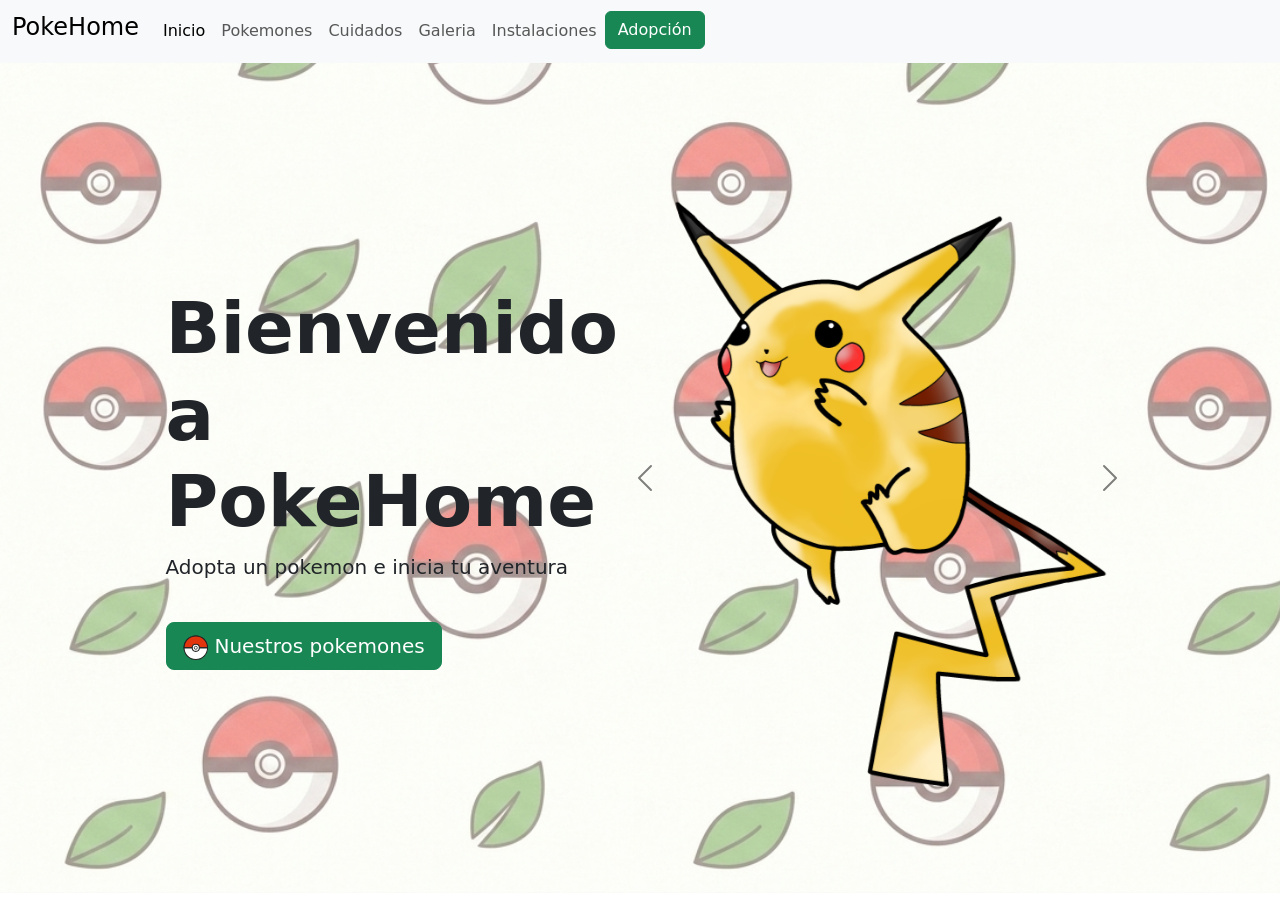
<file: index.html>
<!-- inicio y mision de refugio Jeff -->
<!DOCTYPE html>
<html lang="es">
<head>
   <meta charset="UTF-8">
   <meta name="viewport" content="width=device-width, initial-scale=1.0">
   <title>PokeHome</title>
   <link rel="stylesheet" href="css/style.css">
   <link rel="stylesheet" href="css/buttons.css">
   <link href="https://cdn.jsdelivr.net/npm/bootstrap@5.3.8/dist/css/bootstrap.min.css" rel="stylesheet" integrity="sha384-sRIl4kxILFvY47J16cr9ZwB07vP4J8+LH7qKQnuqkuIAvNWLzeN8tE5YBujZqJLB" crossorigin="anonymous">
   <script src="https://cdn.jsdelivr.net/npm/bootstrap@5.3.8/dist/js/bootstrap.bundle.min.js" integrity="sha384-FKyoEForCGlyvwx9Hj09JcYn3nv7wiPVlz7YYwJrWVcXK/BmnVDxM+D2scQbITxI" crossorigin="anonymous"></script>
</head>
<body>
  <nav class="navbar navbar-expand-lg bg-body-tertiary">
    <div class="container-fluid">
      <a class="navbar-brand" href="index.html"><h4>PokeHome</h4></a>
      <button class="navbar-toggler" type="button" data-bs-toggle="collapse" data-bs-target="#navbarNav" aria-controls="navbarNav" aria-expanded="false" aria-label="Toggle navigation">
        <span class="navbar-toggler-icon"></span>
      </button>
      <div class="collapse navbar-collapse" id="navbarNav">
        <ul class="navbar-nav">
          <li class="nav-item">
            <a class="nav-link active" aria-current="page" href="index.html">Inicio</a>
          </li>
          <li class="nav-item">
            <a class="nav-link" href="pokemon.html">Pokemones</a>
          </li>
          <li class="nav-item">
            <a class="nav-link" href="cuidados.html">Cuidados</a>
          </li>
          <li class="nav-item">
            <a class="nav-link" href="galeria.html">Galeria</a>
          </li>
          <li class="nav-item">
            <a class="nav-link" href="instalaciones.html">Instalaciones</a>
          </li>
          <li class="nav-item">
            <a class="btn btn-success text-white" href="adopcion.html">Adopción</a>
          </li>
        </ul>
      </div>
    </div>
  </nav>

  <div class="w-100 rounded-5 altura-hero d-flex justify-content-center align-items-center">
    <div class="container">
    <div class="row align-items-center justify-content-center">
      <div class="ps-md-5 col-md-5 text-center text-md-start mt-5 mt-md-0">
        <h1 class="display-2 fw-bold">Bienvenido a PokeHome</h1>
        <p class="lead fw-normal">Adopta un pokemon e inicia tu aventura</p>
        <a class="btn btn-success btn-pokeball btn-lg mt-4" href="pokemon.html">
          <svg class="pokeball-icon" viewBox="0 0 100 100" xmlns="http://www.w3.org/2000/svg">
            <circle cx="50" cy="50" r="46" fill="#fff" stroke="#222" stroke-width="4"/>
            <path d="M4 50a46 46 0 0 1 92 0z" fill="#e3350d" stroke="#222" stroke-width="4"/>
            <line x1="4" y1="50" x2="96" y2="50" stroke="#222" stroke-width="4"/>
            <circle cx="50" cy="50" r="14" fill="#fff" stroke="#222" stroke-width="4"/>
            <circle cx="50" cy="50" r="6" fill="#fff" stroke="#222" stroke-width="3"/>
          </svg> Nuestros pokemones
        </a>
      </div>
      <div class="col-md-6">
        <!-- <img class="rounded img-fluid" src="img/chonky_pikachu.png" alt="pikachu and evee doing high five"> -->
        <div id="carouselExampleControls" class="carousel slide carousel-dark" data-bs-ride="carousel">
          <div class="carousel-inner">
            <div class="carousel-item active">
              <img class="d-block w-100" src="img/chonky_pikachu.png" alt="First slide">
            </div>
            <div class="carousel-item">
              <img class="d-block w-100" src="img/Charmander.png" alt="Second slide">
            </div>
            <div class="carousel-item">
              <img class="d-block w-100" src="img/Eevee.png" alt="Third slide">
            </div>
          </div>
          <a class="carousel-control-prev" href="#carouselExampleControls" role="button" data-bs-slide="prev">
            <span class="carousel-control-prev-icon" aria-hidden="true"></span>
            <span class="sr-only"></span>
          </a>
          <a class="carousel-control-next" href="#carouselExampleControls" role="button" data-bs-slide="next">
            <span class="carousel-control-next-icon" aria-hidden="true"></span>
            <span class="sr-only"></span>
          </a>
        </div>
      </div>
    </div>
    </div>
  </div>
 </body>
 </html>
</file>
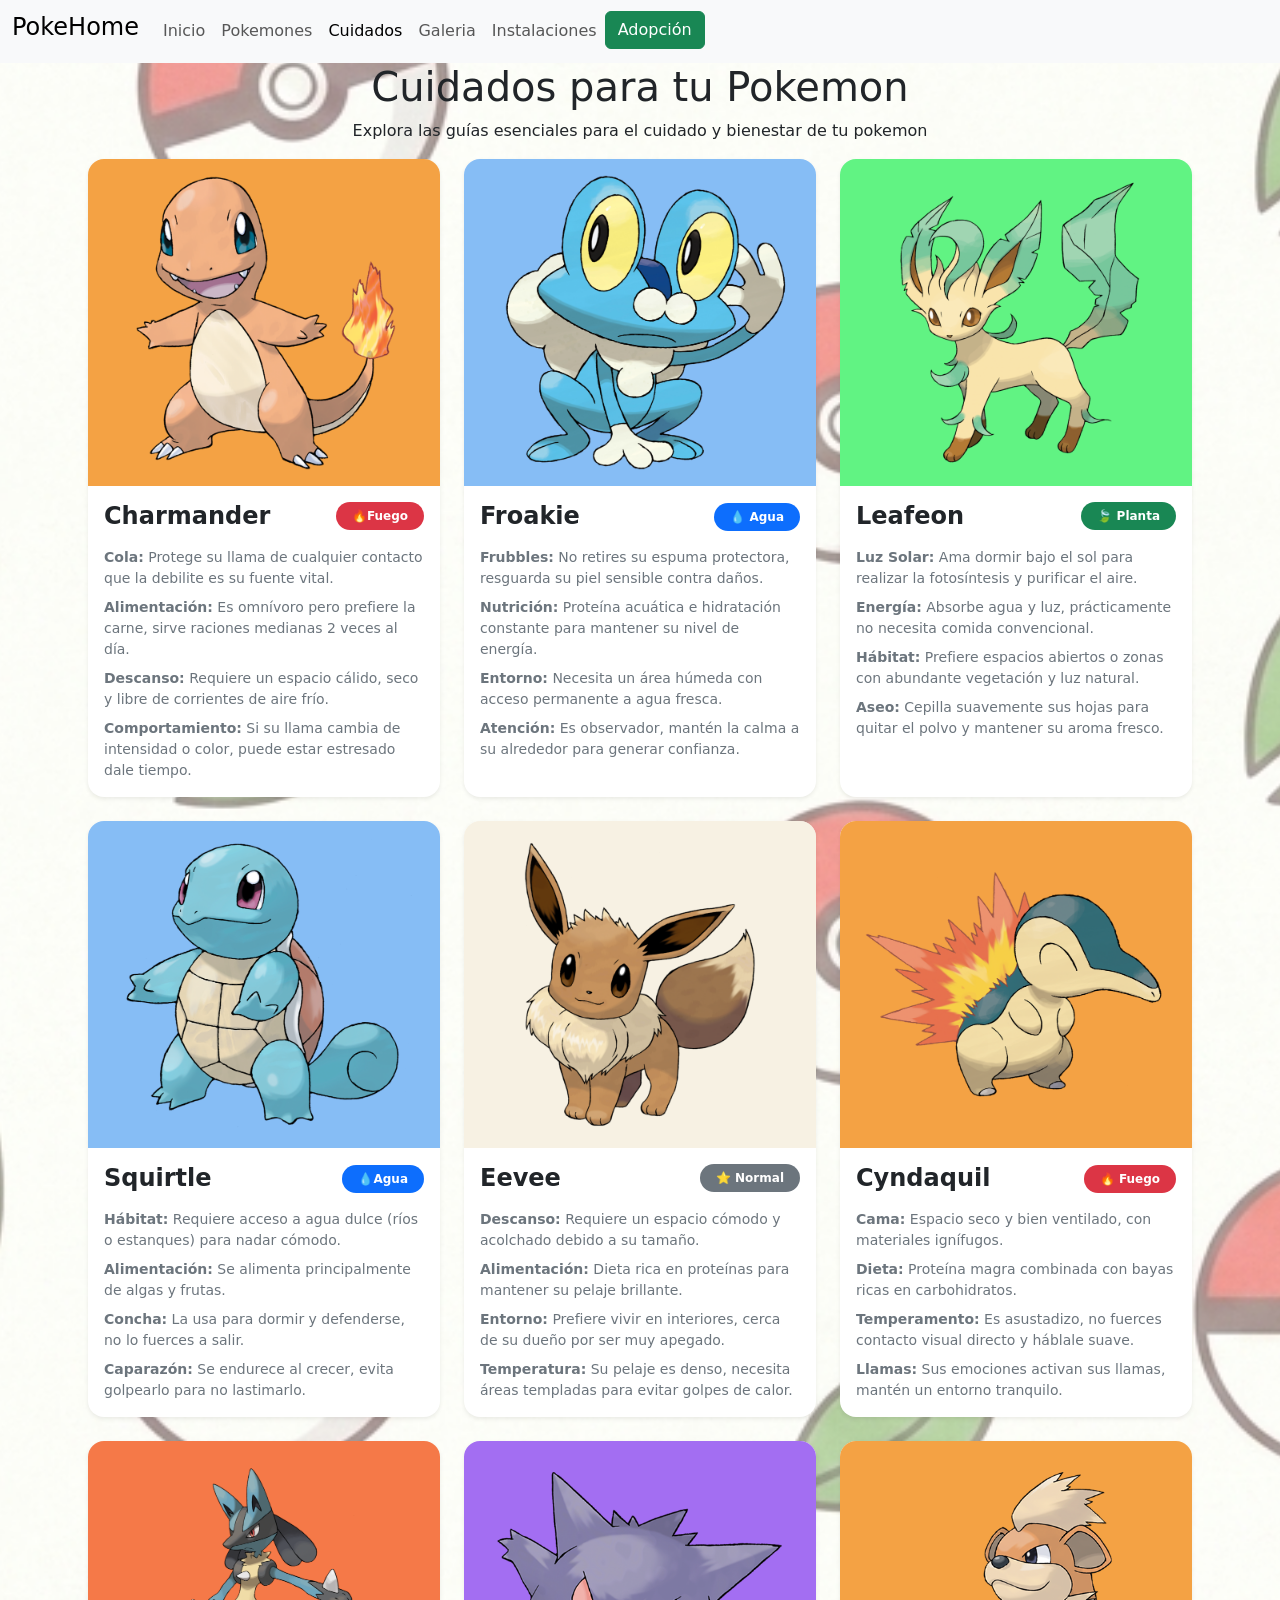
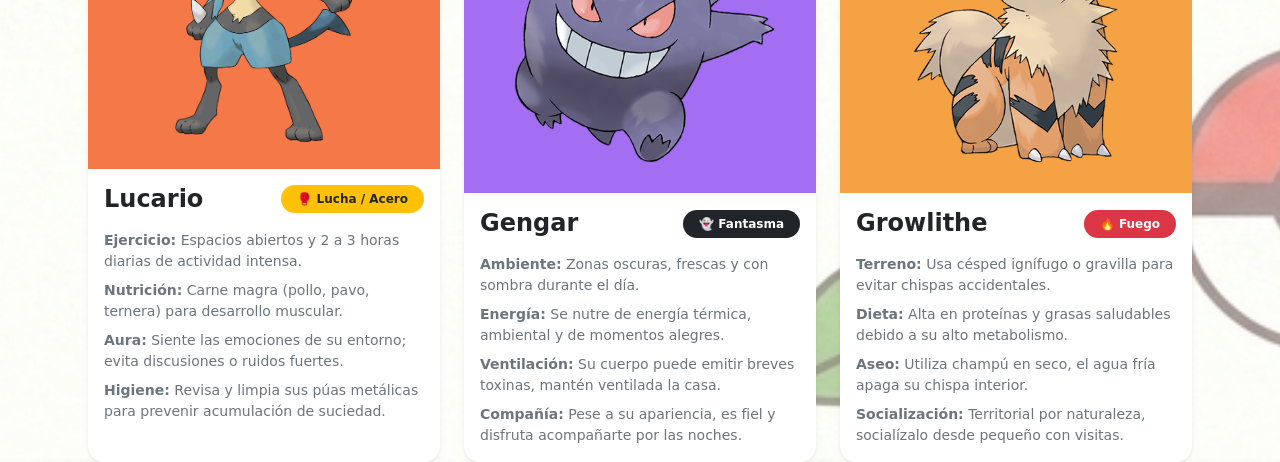
<file: cuidados.html>
<!-- guia de cuidado y alimentacion Esteban-->
 <!DOCTYPE html>
 <html lang="es">
 <head>
    <meta charset="UTF-8">
    <meta name="viewport" content="width=device-width, initial-scale=1.0">
    <title>Guia de cuidados</title>
    <link rel="stylesheet" href="css/style.css">
    <link href="https://cdn.jsdelivr.net/npm/bootstrap@5.3.8/dist/css/bootstrap.min.css" rel="stylesheet" integrity="sha384-sRIl4kxILFvY47J16cr9ZwB07vP4J8+LH7qKQnuqkuIAvNWLzeN8tE5YBujZqJLB" crossorigin="anonymous">
    <script src="https://cdn.jsdelivr.net/npm/bootstrap@5.3.8/dist/js/bootstrap.bundle.min.js" integrity="sha384-FKyoEForCGlyvwx9Hj09JcYn3nv7wiPVlz7YYwJrWVcXK/BmnVDxM+D2scQbITxI" crossorigin="anonymous"></script>
 </head>
<body>

<nav class="navbar navbar-expand-lg bg-body-tertiary">
  <div class="container-fluid">
    <a class="navbar-brand" href="index.html"><h4>PokeHome</h4></a>
    <button class="navbar-toggler" type="button" data-bs-toggle="collapse" data-bs-target="#navbarNav" aria-controls="navbarNav" aria-expanded="false" aria-label="Toggle navigation">
      <span class="navbar-toggler-icon"></span>
    </button>
    <div class="collapse navbar-collapse" id="navbarNav">
      <ul class="navbar-nav">
        <li class="nav-item">
          <a class="nav-link" aria-current="page" href="index.html">Inicio</a>
        </li>
        <li class="nav-item">
          <a class="nav-link" href="pokemon.html">Pokemones</a>
        </li>
        <li class="nav-item">
          <a class="nav-link active" href="cuidados.html">Cuidados</a>
        </li>
        <li class="nav-item">
          <a class="nav-link" href="galeria.html">Galeria</a>
        </li>
        <li class="nav-item">
          <a class="nav-link" href="instalaciones.html">Instalaciones</a>
        </li>
        <li class="nav-item">
          <a class="btn btn-success text-white" href="adopcion.html">Adopción</a>
        </li>
      </ul>
    </div>
  </div>
</nav>


<h1 style="text-align: center;">Cuidados para tu Pokemon</h1>
<p style="text-align: center;">Explora las guías esenciales para el cuidado y bienestar de tu pokemon</p>



<div class="d-flex gap-4 justify-content-center flex-wrap align-items-stretch">

  <div class="card card-poke border-0 shadow-sm rounded-4 overflow-hidden" style="width: 22rem;">
    <div class="bg-type-fuego p-3 text-center">
      <img src="img/Charmander.png" class="img-fluid card-poke-img" alt="Charmander">
    </div>
    <div class="card-body">
      <div class="d-flex justify-content-between align-items-center mb-3">
        <h4 class="card-title fw-bold mb-0">Charmander</h4>
        <span class="badge bg-danger rounded-pill px-3 py-2"> 🔥Fuego</span>
      </div>
      <ul class="list-unstyled mb-0 small text-secondary">
        <li class="mb-2"><strong> Cola:</strong> Protege su llama de cualquier contacto que la debilite es su fuente vital.</li>
        <li class="mb-2"><strong> Alimentación:</strong> Es omnívoro pero prefiere la carne, sirve raciones medianas 2 veces al día.</li>
        <li class="mb-2"><strong> Descanso:</strong> Requiere un espacio cálido, seco y libre de corrientes de aire frío.</li>
        <li><strong> Comportamiento:</strong> Si su llama cambia de intensidad o color, puede estar estresado dale tiempo.</li>
      </ul>
    </div>
  </div>

  <div class="card card-poke border-0 shadow-sm rounded-4 overflow-hidden" style="width: 22rem;">
    <div class="bg-type-agua p-3 text-center">
      <img src="img/Froakie.png" class="img-fluid card-poke-img" alt="Froakie">
    </div>
    <div class="card-body">
      <div class="d-flex justify-content-between align-items-center mb-3">
        <h4 class="card-title fw-bold mb-0">Froakie</h4>
        <span class="badge bg-primary rounded-pill px-3 py-2">💧 Agua</span>
      </div>
      <ul class="list-unstyled mb-0 small text-secondary">
        <li class="mb-2"><strong> Frubbles:</strong> No retires su espuma protectora, resguarda su piel sensible contra daños.</li>
        <li class="mb-2"><strong> Nutrición:</strong> Proteína acuática e hidratación constante para mantener su nivel de energía.</li>
        <li class="mb-2"><strong> Entorno:</strong> Necesita un área húmeda con acceso permanente a agua fresca.</li>
        <li><strong> Atención:</strong> Es observador, mantén la calma a su alrededor para generar confianza.</li>
      </ul>
    </div>
  </div>

  <div class="card card-poke border-0 shadow-sm rounded-4 overflow-hidden" style="width: 22rem;">
    <div class="bg-type-planta p-3 text-center">
      <img src="img/Leafeon.png" class="img-fluid card-poke-img" alt="Leafeon">
    </div>
    <div class="card-body">
      <div class="d-flex justify-content-between align-items-center mb-3">
        <h4 class="card-title fw-bold mb-0">Leafeon</h4>
        <span class="badge bg-success rounded-pill px-3 py-2"> 🍃 Planta</span>
      </div>
      <ul class="list-unstyled mb-0 small text-secondary">
        <li class="mb-2"><strong> Luz Solar:</strong> Ama dormir bajo el sol para realizar la fotosíntesis y purificar el aire.</li>
        <li class="mb-2"><strong> Energía:</strong> Absorbe agua y luz, prácticamente no necesita comida convencional.</li>
        <li class="mb-2"><strong> Hábitat:</strong> Prefiere espacios abiertos o zonas con abundante vegetación y luz natural.</li>
        <li><strong> Aseo:</strong> Cepilla suavemente sus hojas para quitar el polvo y mantener su aroma fresco.</li>
      </ul>
    </div>
  </div>

  <div class="card card-poke border-0 shadow-sm rounded-4 overflow-hidden" style="width: 22rem;">
    <div class="bg-type-agua p-3 text-center">
      <img src="img/Squirtle.png" class="img-fluid card-poke-img" alt="Squirtle">
    </div>
    <div class="card-body">
      <div class="d-flex justify-content-between align-items-center mb-3">
        <h4 class="card-title fw-bold mb-0">Squirtle</h4>
        <span class="badge bg-primary rounded-pill px-3 py-2">💧Agua</span>
      </div>
      <ul class="list-unstyled mb-0 small text-secondary">
        <li class="mb-2"><strong> Hábitat:</strong> Requiere acceso a agua dulce (ríos o estanques) para nadar cómodo.</li>
        <li class="mb-2"><strong> Alimentación:</strong> Se alimenta principalmente de algas y frutas.</li>
        <li class="mb-2"><strong> Concha:</strong> La usa para dormir y defenderse, no lo fuerces a salir.</li>
        <li><strong> Caparazón:</strong> Se endurece al crecer, evita golpearlo para no lastimarlo.</li>
      </ul>
    </div>
  </div>

  <div class="card card-poke border-0 shadow-sm rounded-4 overflow-hidden" style="width: 22rem;">
    <div class="bg-type-normal p-3 text-center">
      <img src="img/Eevee.png" class="img-fluid card-poke-img" alt="Eevee">
    </div>
    <div class="card-body">
      <div class="d-flex justify-content-between align-items-center mb-3">
        <h4 class="card-title fw-bold mb-0">Eevee</h4>
        <span class="badge bg-secondary rounded-pill px-3 py-2">⭐ Normal</span>
      </div>
      <ul class="list-unstyled mb-0 small text-secondary">
        <li class="mb-2"><strong> Descanso:</strong> Requiere un espacio cómodo y acolchado debido a su tamaño.</li>
        <li class="mb-2"><strong> Alimentación:</strong> Dieta rica en proteínas para mantener su pelaje brillante.</li>
        <li class="mb-2"><strong> Entorno:</strong> Prefiere vivir en interiores, cerca de su dueño por ser muy apegado.</li>
        <li><strong> Temperatura:</strong> Su pelaje es denso, necesita áreas templadas para evitar golpes de calor.</li>
      </ul>
    </div>
  </div>

  <div class="card card-poke border-0 shadow-sm rounded-4 overflow-hidden" style="width: 22rem;">
    <div class="bg-type-fuego p-3 text-center">
      <img src="img/Cyndaquil.png" class="img-fluid card-poke-img" alt="Cyndaquil">
    </div>
    <div class="card-body">
      <div class="d-flex justify-content-between align-items-center mb-3">
        <h4 class="card-title fw-bold mb-0">Cyndaquil</h4>
        <span class="badge bg-danger rounded-pill px-3 py-2">🔥 Fuego</span>
      </div>
      <ul class="list-unstyled mb-0 small text-secondary">
        <li class="mb-2"><strong> Cama:</strong> Espacio seco y bien ventilado, con materiales ignífugos.</li>
        <li class="mb-2"><strong> Dieta:</strong> Proteína magra combinada con bayas ricas en carbohidratos.</li>
        <li class="mb-2"><strong> Temperamento:</strong> Es asustadizo, no fuerces contacto visual directo y háblale suave.</li>
        <li><strong> Llamas:</strong> Sus emociones activan sus llamas, mantén un entorno tranquilo.</li>
      </ul>
    </div>
  </div>

  <div class="card card-poke border-0 shadow-sm rounded-4 overflow-hidden" style="width: 22rem;">
    <div class="bg-type-lucha p-3 text-center">
      <img src="img/Lucario.png" class="img-fluid card-poke-img" alt="Lucario">
    </div>
    <div class="card-body">
      <div class="d-flex justify-content-between align-items-center mb-3">
        <h4 class="card-title fw-bold mb-0">Lucario</h4>
        <span class="badge bg-warning text-dark rounded-pill px-3 py-2">🥊 Lucha / Acero</span>
      </div>
      <ul class="list-unstyled mb-0 small text-secondary">
        <li class="mb-2"><strong> Ejercicio:</strong> Espacios abiertos y 2 a 3 horas diarias de actividad intensa.</li>
        <li class="mb-2"><strong> Nutrición:</strong> Carne magra (pollo, pavo, ternera) para desarrollo muscular.</li>
        <li class="mb-2"><strong> Aura:</strong> Siente las emociones de su entorno; evita discusiones o ruidos fuertes.</li>
        <li><strong> Higiene:</strong> Revisa y limpia sus púas metálicas para prevenir acumulación de suciedad.</li>
      </ul>
    </div>
  </div>

  <div class="card card-poke border-0 shadow-sm rounded-4 overflow-hidden" style="width: 22rem;">
    <div class="bg-type-fantasma p-3 text-center">
      <img src="img/Gengar.png" class="img-fluid card-poke-img" alt="Gengar">
    </div>
    <div class="card-body">
      <div class="d-flex justify-content-between align-items-center mb-3">
        <h4 class="card-title fw-bold mb-0">Gengar</h4>
        <span class="badge bg-dark rounded-pill px-3 py-2">👻 Fantasma</span>
      </div>
      <ul class="list-unstyled mb-0 small text-secondary">
        <li class="mb-2"><strong> Ambiente:</strong> Zonas oscuras, frescas y con sombra durante el día.</li>
        <li class="mb-2"><strong> Energía:</strong> Se nutre de energía térmica, ambiental y de momentos alegres.</li>
        <li class="mb-2"><strong> Ventilación:</strong> Su cuerpo puede emitir breves toxinas, mantén ventilada la casa.</li>
        <li><strong> Compañía:</strong> Pese a su apariencia, es fiel y disfruta acompañarte por las noches.</li>
      </ul>
    </div>
  </div>

  <div class="card card-poke border-0 shadow-sm rounded-4 overflow-hidden" style="width: 22rem;">
    <div class="bg-type-fuego p-3 text-center">
      <img src="img/Growlithe.png" class="img-fluid card-poke-img" alt="Growlithe">
    </div>
    <div class="card-body">
      <div class="d-flex justify-content-between align-items-center mb-3">
        <h4 class="card-title fw-bold mb-0">Growlithe</h4>
        <span class="badge bg-danger rounded-pill px-3 py-2">🔥 Fuego</span>
      </div>
      <ul class="list-unstyled mb-0 small text-secondary">
        <li class="mb-2"><strong> Terreno:</strong> Usa césped ignífugo o gravilla para evitar chispas accidentales.</li>
        <li class="mb-2"><strong> Dieta:</strong> Alta en proteínas y grasas saludables debido a su alto metabolismo.</li>
        <li class="mb-2"><strong> Aseo:</strong> Utiliza champú en seco, el agua fría apaga su chispa interior.</li>
        <li><strong> Socialización:</strong> Territorial por naturaleza, socialízalo desde pequeño con visitas.</li>
      </ul>
    </div>
  </div>

</div>




 </body>
 </html>
</file>
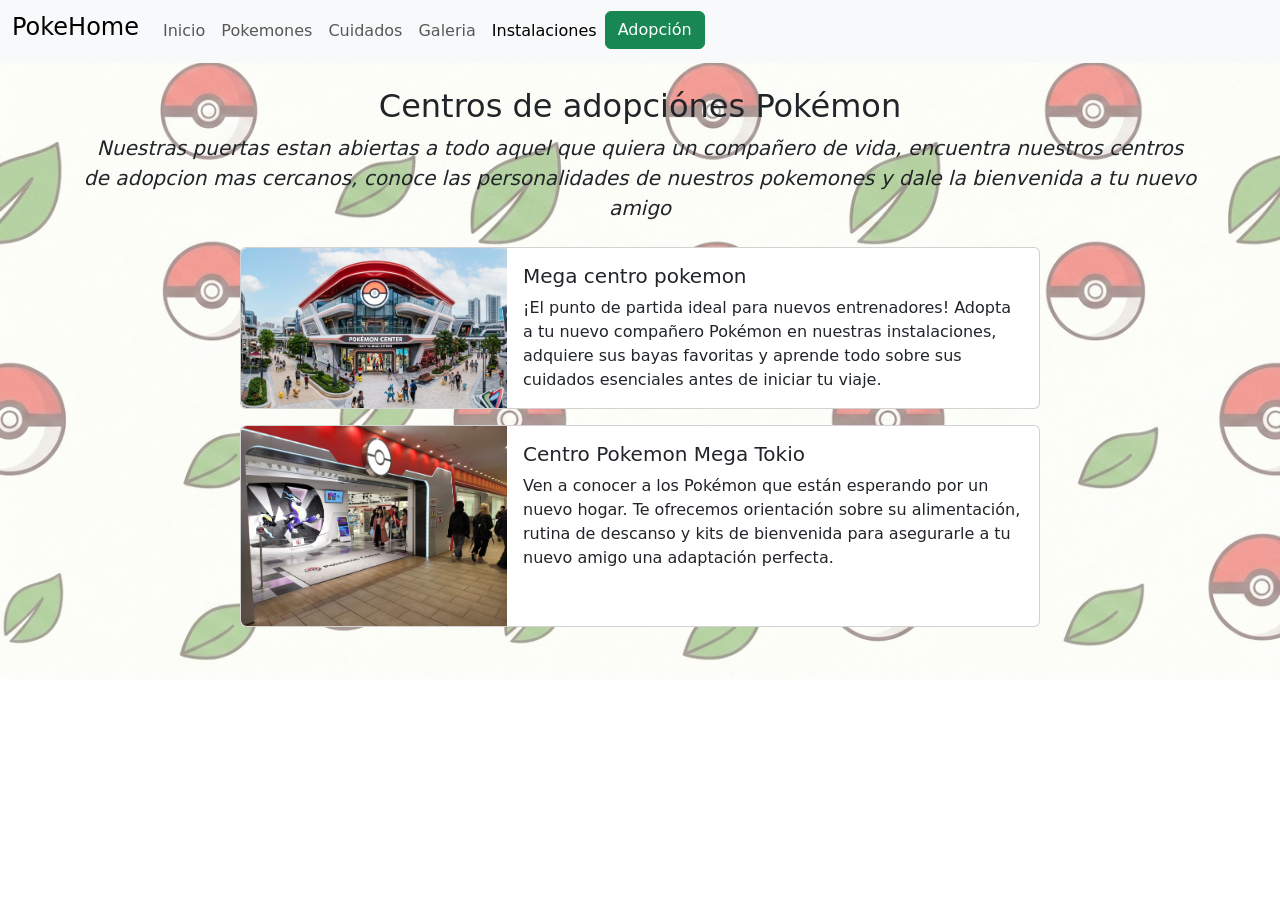
<file: instalaciones.html>
<!-- habitat de refugio y cuidados en el hogar Daniel -->
 <!DOCTYPE html>
 <html lang="es">
 <head>
    <meta charset="UTF-8">
    <meta name="viewport" content="width=device-width, initial-scale=1.0">
    <title>Instalaciones</title>
    <link rel="stylesheet" href="css/style.css">
    <link href="https://cdn.jsdelivr.net/npm/bootstrap@5.3.8/dist/css/bootstrap.min.css" rel="stylesheet" integrity="sha384-sRIl4kxILFvY47J16cr9ZwB07vP4J8+LH7qKQnuqkuIAvNWLzeN8tE5YBujZqJLB" crossorigin="anonymous">
    <script src="https://cdn.jsdelivr.net/npm/bootstrap@5.3.8/dist/js/bootstrap.bundle.min.js" integrity="sha384-FKyoEForCGlyvwx9Hj09JcYn3nv7wiPVlz7YYwJrWVcXK/BmnVDxM+D2scQbITxI" crossorigin="anonymous"></script>
 </head>
 <body style="background-image: url(img/Background.jpg);">

<nav class="navbar navbar-expand-lg bg-body-tertiary">
  <div class="container-fluid">
    <a class="navbar-brand" href="index.html"><h4>PokeHome</h4></a>
    <button class="navbar-toggler" type="button" data-bs-toggle="collapse" data-bs-target="#navbarNav" aria-controls="navbarNav" aria-expanded="false" aria-label="Toggle navigation">
      <span class="navbar-toggler-icon"></span>
    </button>
    <div class="collapse navbar-collapse" id="navbarNav">
      <ul class="navbar-nav">
        <li class="nav-item">
          <a class="nav-link" aria-current="page" href="index.html">Inicio</a>
        </li>
        <li class="nav-item">
          <a class="nav-link" href="pokemon.html">Pokemones</a>
        </li>
        <li class="nav-item">
          <a class="nav-link" href="cuidados.html">Cuidados</a>
        </li>
        <li class="nav-item">
          <a class="nav-link" href="galeria.html">Galeria</a>
        </li>
        <li class="nav-item">
          <a class="nav-link active" href="instalaciones.html">Instalaciones</a>
        </li>
        <li class="nav-item">
          <a class="btn btn-success text-white" href="adopcion.html">Adopción</a>
        </li>
      </ul>
    </div>
  </div>
</nav>

<div class="container text-center my-4">
  <h2 style="text-align: center;"> Centros de adopciónes Pokémon</h2>
    <p class="lead" style="font-style: italic; text-align: center;"> Nuestras puertas estan abiertas a todo aquel que quiera un compañero de vida, encuentra nuestros centros de adopcion mas cercanos, conoce las personalidades de nuestros pokemones y dale la bienvenida a tu nuevo amigo</p>
</div>

<div class="d-flex gap-5 justify-content-center flex-wrap align-items-stretch">
  <div class="card card-hover mb-3" style="max-width: 800px;">
    <div class="row g-0 h-100">
      <div class="col-md-4">
        <img src="img/PokemonCenter.jpg" class="img-fluid rounded-start h-100 w-100" style="object-fit: cover;" alt="Mega Centro Pokémon">
      </div>
      <div class="col-md-8">
        <div class="card-body">
          <a href="https://maps.app.goo.gl/VanEFqjrtayyXaDo9" target="_blank" class="stretched-link text-decoration-none text-dark"></a>
          <h5 class="card-title">Mega centro pokemon</h5>
          <p class="card-text">
            ¡El punto de partida ideal para nuevos entrenadores! Adopta a tu nuevo compañero Pokémon en nuestras instalaciones, adquiere sus bayas favoritas y aprende todo sobre sus cuidados esenciales antes de iniciar tu viaje.
          </p>
        </div>
      </div>
    </div>
  </div>
</div>

<div class="d-flex gap-5 justify-content-center flex-wrap align-items-stretch">
 <div class="card card-hover mb-3" style="max-width: 800px;">
      <div class="row g-0 h-100">
      <div class="col-md-4">
        <img src="img/CentroPokemon_Mega_Tokio.jpg" class="img-fluid rounded-start h-100 w-100" style="object-fit: cover;" alt="Centro Pokemon Mega Tokio">
      </div>
      <div class="col-md-8">
        <div class="card-body" >
          <a href="https://maps.app.goo.gl/QH1aAmKxjXGg2FKQA" target="_blank" class="stretched-link text-decoration-none text-dark"></a>
          <h5 class="card-title">Centro Pokemon Mega Tokio</h5>
          <p class="card-text">
            Ven a conocer a los Pokémon que están esperando por un nuevo hogar. Te ofrecemos orientación sobre su alimentación, rutina de descanso y kits de bienvenida para asegurarle a tu nuevo amigo una adaptación perfecta.
          </p>
        </div>
      </div>
    </div>
  </div>
</div>


    
 </body>
 </html>
</file>
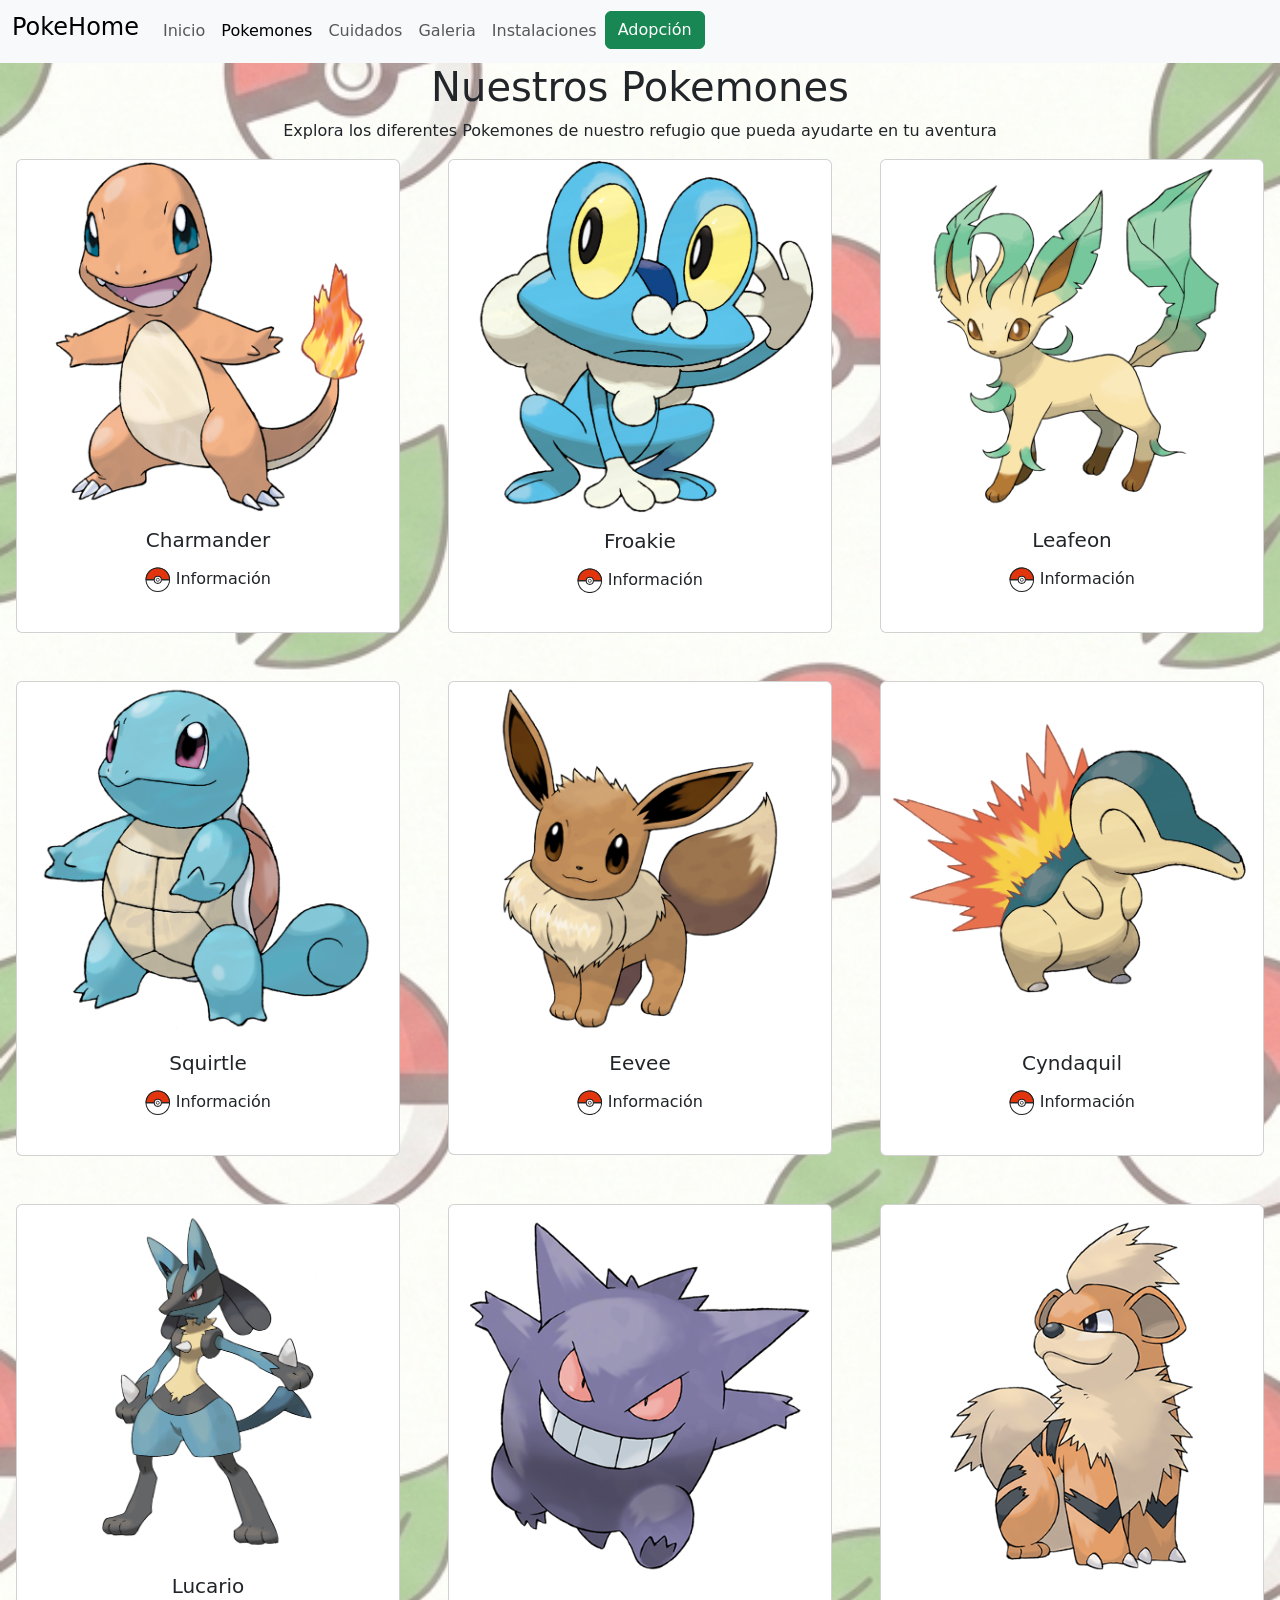
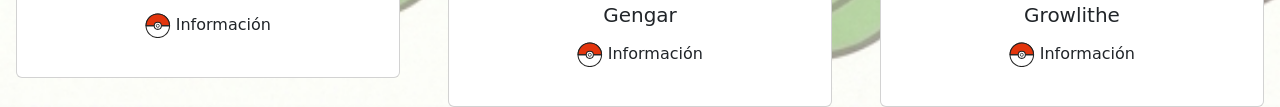
<file: pokemon.html>
<!-- catalogo de pokemones para adoptar Esteban -->
<!DOCTYPE html>
<html lang="es">
<head>
   <meta charset="UTF-8">
   <meta name="viewport" content="width=device-width, initial-scale=1.0">
   <title>Pokemones</title>
   <link rel="stylesheet" href="css/style.css">
   <link rel="stylesheet" href="css/buttons.css">
   <link href="https://cdn.jsdelivr.net/npm/bootstrap@5.3.8/dist/css/bootstrap.min.css" rel="stylesheet" integrity="sha384-sRIl4kxILFvY47J16cr9ZwB07vP4J8+LH7qKQnuqkuIAvNWLzeN8tE5YBujZqJLB" crossorigin="anonymous">
   <script src="https://cdn.jsdelivr.net/npm/bootstrap@5.3.8/dist/js/bootstrap.bundle.min.js" integrity="sha384-FKyoEForCGlyvwx9Hj09JcYn3nv7wiPVlz7YYwJrWVcXK/BmnVDxM+D2scQbITxI" crossorigin="anonymous"></script>
   <script src="js/sonidos.js" defer></script>
</head>
<body>

<nav class="navbar navbar-expand-lg bg-body-tertiary">
  <div class="container-fluid">
    <a class="navbar-brand" href="index.html"><h4>PokeHome</h4></a>
    <button class="navbar-toggler" type="button" data-bs-toggle="collapse" data-bs-target="#navbarNav" aria-controls="navbarNav" aria-expanded="false" aria-label="Toggle navigation">
      <span class="navbar-toggler-icon"></span>
    </button>
    <div class="collapse navbar-collapse" id="navbarNav">
      <ul class="navbar-nav">
        <li class="nav-item">
          <a class="nav-link" aria-current="page" href="index.html">Inicio</a>
        </li>
        <li class="nav-item">
          <a class="nav-link active" href="pokemon.html">Pokemones</a>
        </li>
        <li class="nav-item">
          <a class="nav-link" href="cuidados.html">Cuidados</a>
        </li>
        <li class="nav-item">
          <a class="nav-link" href="galeria.html">Galeria</a>
        </li>
        <li class="nav-item">
          <a class="nav-link" href="instalaciones.html">Instalaciones</a>
        </li>
        <li class="nav-item">
          <a class="btn btn-success text-white" href="adopcion.html">Adopción</a>
        </li>
      </ul>
    </div>
  </div>
</nav>

<h1 style="text-align: center;">Nuestros Pokemones</h1>
<p style="text-align: center;">Explora los diferentes Pokemones de nuestro refugio que pueda ayudarte en tu aventura</p>

<div class="d-flex gap-5 justify-content-center flex-wrap align-items-start">

<audio id="reproductorPokedex"></audio>

  <!-- Charmander -->
  <div class="card" style="width: 24rem;">
    <img src="img/Charmander.png" class="card-img-top" alt="Charmander">
    <div class="card-body">
      <h5 class="card-title text-center">Charmander</h5>
      <p class="card-text text-center">
        <!-- boton de pokebola integrado -->
        <button class="btn btn-pokeball" data-bs-toggle="collapse" data-bs-target="#infoCharmander">
          <svg class="pokeball-icon" viewBox="0 0 100 100" xmlns="http://www.w3.org/2000/svg">
            <circle cx="50" cy="50" r="46" fill="#fff" stroke="#222" stroke-width="4"/>
            <path d="M4 50a46 46 0 0 1 92 0z" fill="#e3350d" stroke="#222" stroke-width="4"/>
            <line x1="4" y1="50" x2="96" y2="50" stroke="#222" stroke-width="4"/>
            <circle cx="50" cy="50" r="14" fill="#fff" stroke="#222" stroke-width="4"/>
            <circle cx="50" cy="50" r="6" fill="#fff" stroke="#222" stroke-width="3"/>
          </svg>
          Información
        </button>
      </p>
      <div class="collapse pokedex-collapse" id="infoCharmander" data-audio="audio/Charmander_Crie.mp3">
        <ul class="list-group list-group-flush">
          <li class="list-group-item">Charmander es un pokemon de fuego de estatura baja que ronda los 60 centimetros y tiene un peso maximo de 8.5 kg</li>
          <li class="list-group-item">Es un pokemon muy amable e intenso con un aspecto similar a la de un lagarto bipedo.</li>
          <li class="list-group-item">La llama de su cola es la que llamara siempre tu atencion pues demuestra su estado de salud y emociones.</li>
        </ul>
      </div>
    </div>
  </div>



  <!-- Froakie -->
  <div class="card" style="width: 24rem;">
    <img src="img/Froakie.png" class="card-img-top" alt="Froakie">
    <div class="card-body">
      <h5 class="card-title text-center">Froakie</h5>
      <p class="card-text text-center">
        <button class="btn btn-pokeball" data-bs-toggle="collapse" data-bs-target="#infoFroakie">
          <svg class="pokeball-icon" viewBox="0 0 100 100" xmlns="http://www.w3.org/2000/svg">
            <circle cx="50" cy="50" r="46" fill="#fff" stroke="#222" stroke-width="4"/>
            <path d="M4 50a46 46 0 0 1 92 0z" fill="#e3350d" stroke="#222" stroke-width="4"/>
            <line x1="4" y1="50" x2="96" y2="50" stroke="#222" stroke-width="4"/>
            <circle cx="50" cy="50" r="14" fill="#fff" stroke="#222" stroke-width="4"/>
            <circle cx="50" cy="50" r="6" fill="#fff" stroke="#222" stroke-width="3"/>
          </svg>
          Información
        </button>
      </p>
      <div class="collapse" id="infoFroakie">
        <ul class="list-group list-group-flush">
          <li class="list-group-item">Froakie es un pokemon de agua de estatura muy baja que ronda los 30 centimetros y tiene un peso maximo de 7kg</li>
          <li class="list-group-item">Es un pokemon muy tranquilo y atento aunque parezca despreocupado con un aspecto similar a la de una rana</li>
          <li class="list-group-item">Tiende a saltar mucho y lanzar burbujas en su estado de confort y buena salud</li>
        </ul>
      </div>
    </div>
  </div>

  <!-- Leafeon -->
  <div class="card" style="width: 24rem;">
    <img src="img/Leafeon.png" class="card-img-top" alt="Leafeon">
    <div class="card-body">
      <h5 class="card-title text-center">Leafeon</h5>
      <p class="card-text text-center">
        <button class="btn btn-pokeball" data-bs-toggle="collapse" data-bs-target="#infoLeafeon">
          <svg class="pokeball-icon" viewBox="0 0 100 100" xmlns="http://www.w3.org/2000/svg">
            <circle cx="50" cy="50" r="46" fill="#fff" stroke="#222" stroke-width="4"/>
            <path d="M4 50a46 46 0 0 1 92 0z" fill="#e3350d" stroke="#222" stroke-width="4"/>
            <line x1="4" y1="50" x2="96" y2="50" stroke="#222" stroke-width="4"/>
            <circle cx="50" cy="50" r="14" fill="#fff" stroke="#222" stroke-width="4"/>
            <circle cx="50" cy="50" r="6" fill="#fff" stroke="#222" stroke-width="3"/>
          </svg>
          Información
        </button>
      </p>
      <div class="collapse" id="infoLeafeon">
        <ul class="list-group list-group-flush">
          <li class="list-group-item">
            <ul class="list-group list-group-flush">
              <li class="list-group-item">Leafeon es un pokemon de planta de estatura baja que ronda el metro y tiene un peso maximo de 25.5kg</li>
              <li class="list-group-item">Es un pokemon muy tranquilo y atento con un cuerpo delgado y con similitudes a las hojas</li>
              <li class="list-group-item">Es una de las evoluciones del pokemon Eevee en su version planta</li>
            </ul>
          </li>
        </ul>
      </div>
    </div>
  </div>

  <!-- Squirtle -->
  <div class="card" style="width: 24rem;">
    <img src="img/Squirtle.png" class="card-img-top" alt="Squirtle">
    <div class="card-body">
      <h5 class="card-title text-center">Squirtle</h5>
      <p class="card-text text-center">
        <button class="btn btn-pokeball" data-bs-toggle="collapse" data-bs-target="#infoSquirtle">
          <svg class="pokeball-icon" viewBox="0 0 100 100" xmlns="http://www.w3.org/2000/svg">
            <circle cx="50" cy="50" r="46" fill="#fff" stroke="#222" stroke-width="4"/>
            <path d="M4 50a46 46 0 0 1 92 0z" fill="#e3350d" stroke="#222" stroke-width="4"/>
            <line x1="4" y1="50" x2="96" y2="50" stroke="#222" stroke-width="4"/>
            <circle cx="50" cy="50" r="14" fill="#fff" stroke="#222" stroke-width="4"/>
            <circle cx="50" cy="50" r="6" fill="#fff" stroke="#222" stroke-width="3"/>
          </svg>
          Información
        </button>
      </p>
      <div class="collapse" id="infoSquirtle">
        <ul class="list-group list-group-flush">
          <li class="list-group-item">
            <ul class="list-group list-group-flush">
              <li class="list-group-item">Squirtle es un pokemon de agua de estatura baja que ronda los 50 centimetros y tiene un peso maximo de 9kg</li>
              <li class="list-group-item">Es un pokemon muy jugueton y activo con un aspecto similar a la de una tortuga</li>
              <li class="list-group-item">Es un pokemon leal y alegre que con confianza puede ser un compañero ideal</li>
            </ul>
          </li>
        </ul>
      </div>
    </div>
  </div>

  <!-- Eevee -->
  <div class="card" style="width: 24rem;">
    <img src="img/Eevee.png" class="card-img-top" alt="Eevee">
    <div class="card-body">
      <h5 class="card-title text-center">Eevee</h5>
      <p class="card-text text-center">
        <button class="btn btn-pokeball" data-bs-toggle="collapse" data-bs-target="#infoEevee">
          <svg class="pokeball-icon" viewBox="0 0 100 100" xmlns="http://www.w3.org/2000/svg">
            <circle cx="50" cy="50" r="46" fill="#fff" stroke="#222" stroke-width="4"/>
            <path d="M4 50a46 46 0 0 1 92 0z" fill="#e3350d" stroke="#222" stroke-width="4"/>
            <line x1="4" y1="50" x2="96" y2="50" stroke="#222" stroke-width="4"/>
            <circle cx="50" cy="50" r="14" fill="#fff" stroke="#222" stroke-width="4"/>
            <circle cx="50" cy="50" r="6" fill="#fff" stroke="#222" stroke-width="3"/>
          </svg>
          Información
        </button>
      </p>
      <div class="collapse" id="infoEevee">
        <ul class="list-group list-group-flush">
          <li class="list-group-item">
            <ul class="list-group list-group-flush">
              <li class="list-group-item">Eevee es un pokemon normal que adquiere tipo con su evolucion</li>
              <li class="list-group-item">Es un pokemon de estatura baja que ronda los 30 centimentros y pesa en un estado saludable unos 6.5kg</li>
              <li class="list-group-item">Eevee es un pokemon cercano, fiel y jugueton ademas de ser un pokemon muy inteligente y de alta adaptabilidad</li>
            </ul>
          </li>
        </ul>
      </div>
    </div>
  </div>

  <!-- Cyndaquil -->
  <div class="card" style="width: 24rem;">
    <img src="img/Cyndaquil.png" class="card-img-top" alt="Cyndaquil">
    <div class="card-body">
      <h5 class="card-title text-center">Cyndaquil</h5>
      <p class="card-text text-center">
        <button class="btn btn-pokeball" data-bs-toggle="collapse" data-bs-target="#infoCynda">
          <svg class="pokeball-icon" viewBox="0 0 100 100" xmlns="http://www.w3.org/2000/svg">
            <circle cx="50" cy="50" r="46" fill="#fff" stroke="#222" stroke-width="4"/>
            <path d="M4 50a46 46 0 0 1 92 0z" fill="#e3350d" stroke="#222" stroke-width="4"/>
            <line x1="4" y1="50" x2="96" y2="50" stroke="#222" stroke-width="4"/>
            <circle cx="50" cy="50" r="14" fill="#fff" stroke="#222" stroke-width="4"/>
            <circle cx="50" cy="50" r="6" fill="#fff" stroke="#222" stroke-width="3"/>
          </svg>
          Información
        </button>
      </p>
      <div class="collapse" id="infoCynda">
        <ul class="list-group list-group-flush">
          <li class="list-group-item">
            <ul class="list-group list-group-flush">
              <li class="list-group-item">Cyndaquil es un pokemon de fuego de estatura baja que ronda los 50 centimetros y tiene un peso maximo de 7.9kg</li>
              <li class="list-group-item">Es un pokemon muy tranquilo y timido con un aspecto similar a la de un roedor</li>
              <li class="list-group-item">Tiende a asustarse mucho y sus llamas demuestran si esta en buenas condiciones o para demostrar su estado de animo</li>
            </ul>
          </li>
        </ul>
      </div>
    </div>
  </div>

  <!-- lucario -->
  <div class="card" style="width: 24rem;">
    <img src="img/Lucario.png" class="card-img-top" alt="Lucario">
    <div class="card-body">
      <h5 class="card-title text-center">Lucario</h5>
      <p class="card-text text-center">
        <button class="btn btn-pokeball" data-bs-toggle="collapse" data-bs-target="#infoLucario">
          <svg class="pokeball-icon" viewBox="0 0 100 100" xmlns="http://www.w3.org/2000/svg">
            <circle cx="50" cy="50" r="46" fill="#fff" stroke="#222" stroke-width="4"/>
            <path d="M4 50a46 46 0 0 1 92 0z" fill="#e3350d" stroke="#222" stroke-width="4"/>
            <line x1="4" y1="50" x2="96" y2="50" stroke="#222" stroke-width="4"/>
            <circle cx="50" cy="50" r="14" fill="#fff" stroke="#222" stroke-width="4"/>
            <circle cx="50" cy="50" r="6" fill="#fff" stroke="#222" stroke-width="3"/>
          </svg>
          Información
        </button>
      </p>
      <div class="collapse" id="infoLucario">
        <ul class="list-group list-group-flush">
          <li class="list-group-item">
            <ul class="list-group list-group-flush">
              <li class="list-group-item">Lucario es un pokemon de lucha y acero que mide aproximadamente 1.2 metros y pesa en estado saludable unos 54kg</li>
              <li class="list-group-item">Es un pokemon que le gusta cazar y pelear ya que es muy activo</li>
              <li class="list-group-item">Lucario es un pokemon muy leal a su amo ademas de ser muy meditador</li>
            </ul>
          </li>
        </ul>
      </div>
    </div>
  </div>


  <!-- Gengar -->
   <div class="card" style="width: 24rem;">
    <img src="img/Gengar.png" class="card-img-top" alt="Gengar">
    <div class="card-body">
      <h5 class="card-title text-center">Gengar</h5>
      <p class="card-text text-center">
        <button class="btn btn-pokeball" data-bs-toggle="collapse" data-bs-target="#infoGengar">
          <svg class="pokeball-icon" viewBox="0 0 100 100" xmlns="http://www.w3.org/2000/svg">
            <circle cx="50" cy="50" r="46" fill="#fff" stroke="#222" stroke-width="4"/>
            <path d="M4 50a46 46 0 0 1 92 0z" fill="#e3350d" stroke="#222" stroke-width="4"/>
            <line x1="4" y1="50" x2="96" y2="50" stroke="#222" stroke-width="4"/>
            <circle cx="50" cy="50" r="14" fill="#fff" stroke="#222" stroke-width="4"/>
            <circle cx="50" cy="50" r="6" fill="#fff" stroke="#222" stroke-width="3"/>
          </svg>
          Información
        </button>
      </p>
      <div class="collapse" id="infoGengar">
        <ul class="list-group list-group-flush">
          <li class="list-group-item">
            <ul class="list-group list-group-flush">
              <li class="list-group-item">Gengar es un pokemon fantasma que mide aproximadamente 1.5 metros y pesa en estado saludable unos 40.5kg</li>
              <li class="list-group-item">Es un pokemon siniestro que le gusta asustar a la gente ademas de ser muy divertido en confianza</li>
              <li class="list-group-item">Gengar es un pokemon muy burlon y observador por lo que se recomienda discrecion</li>
            </ul>
          </li>
        </ul>
      </div>
    </div>
  </div>

  <!-- Growlithe -->
   <div class="card" style="width: 24rem;">
    <img src="img/Growlithe.png" class="card-img-top" alt="Growlithe">
    <div class="card-body">
      <h5 class="card-title text-center">Growlithe</h5>
      <p class="card-text text-center">
        <button class="btn btn-pokeball" data-bs-toggle="collapse" data-bs-target="#infoGrowlithe">
          <svg class="pokeball-icon" viewBox="0 0 100 100" xmlns="http://www.w3.org/2000/svg">
            <circle cx="50" cy="50" r="46" fill="#fff" stroke="#222" stroke-width="4"/>
            <path d="M4 50a46 46 0 0 1 92 0z" fill="#e3350d" stroke="#222" stroke-width="4"/>
            <line x1="4" y1="50" x2="96" y2="50" stroke="#222" stroke-width="4"/>
            <circle cx="50" cy="50" r="14" fill="#fff" stroke="#222" stroke-width="4"/>
            <circle cx="50" cy="50" r="6" fill="#fff" stroke="#222" stroke-width="3"/>
          </svg>
          Información
        </button>
      </p>
      <div class="collapse" id="infoGrowlithe">
        <ul class="list-group list-group-flush">
          <li class="list-group-item">
            <ul class="list-group list-group-flush">
              <li class="list-group-item">Growlithe es un pokemon de fuego que mide aproximadamente 70cm y pesa en estado saludable unos 19kg</li>
              <li class="list-group-item">Es un pokemon similar a un cachorro, tiene un olfato excepcional que le ayuda al cazar</li>
              <li class="list-group-item">Growlithe es u pokemon muy desconfiado y observador pero una vez en confianza es el pokemon mas leal y valiente que tendras</li>
            </ul>
          </li>
        </ul>
      </div>
    </div>
  </div>

</div>

</body>
</html>
</file>
<file: css/style.css>
body {
    background-image: url("../img/Background.jpg");
    background-repeat: no-repeat;
    background-size: cover;
    background-position: center;
}

.altura-hero {
    min-height: calc(100vh - 70px);
}

.carousel-item img {
    height: 650px; 
    object-fit: contain; 
}

.card-hover {
  transition: transform 0.3s ease, box-shadow 0.3s ease;
}

.card-hover:hover {
  transform: scale(1.05); 
  
  box-shadow: 0 8px 16px rgba(0, 0, 0, 0.15); 

  z-index: 10; 
}



card-poke-img {
  height: 200px;
  object-fit: contain;
}

.card-poke {
  transition: transform 0.3s ease, box-shadow 0.3s ease;
}
.card-poke:hover {
  transform: translateY(-5px);
  box-shadow: 0 10px 20px rgba(0, 0, 0, 0.12) !important;
}

.bg-type-fuego { background-color: #f49f3ef6; }
.bg-type-agua { background-color: #86bdf5; }
.bg-type-normal { background-color: #f3ead6ab; }
.bg-type-lucha { background-color: #f4632ada; }
.bg-type-fantasma { background-color: #a36ef2; }
.bg-type-planta{background-color: #61f383;}
</file>
<file: css/buttons.css>
/* icono de pokebola que me robe de por ahi */ 
.btn-pokeball {
   display: inline-flex;
   align-items: center;
   gap: 0.5rem;
   background-color: #fff;
   border: 2px solid #222;
   border-radius: 2rem;
   padding: 0.3rem 1rem 0.3rem 0.3rem;
   font-weight: 600;
   color: #222;
   transition: transform 0.2s ease;
 }
 .btn-pokeball:hover {
   background-color: #f5f5f5;
   color: #222;
 }
 .btn-pokeball:hover .pokeball-icon {
   transform: rotate(25deg);
 }
 .pokeball-icon {
   width: 1.6rem;
   height: 1.6rem;
   transition: transform 0.2s ease;
 }
</file>
